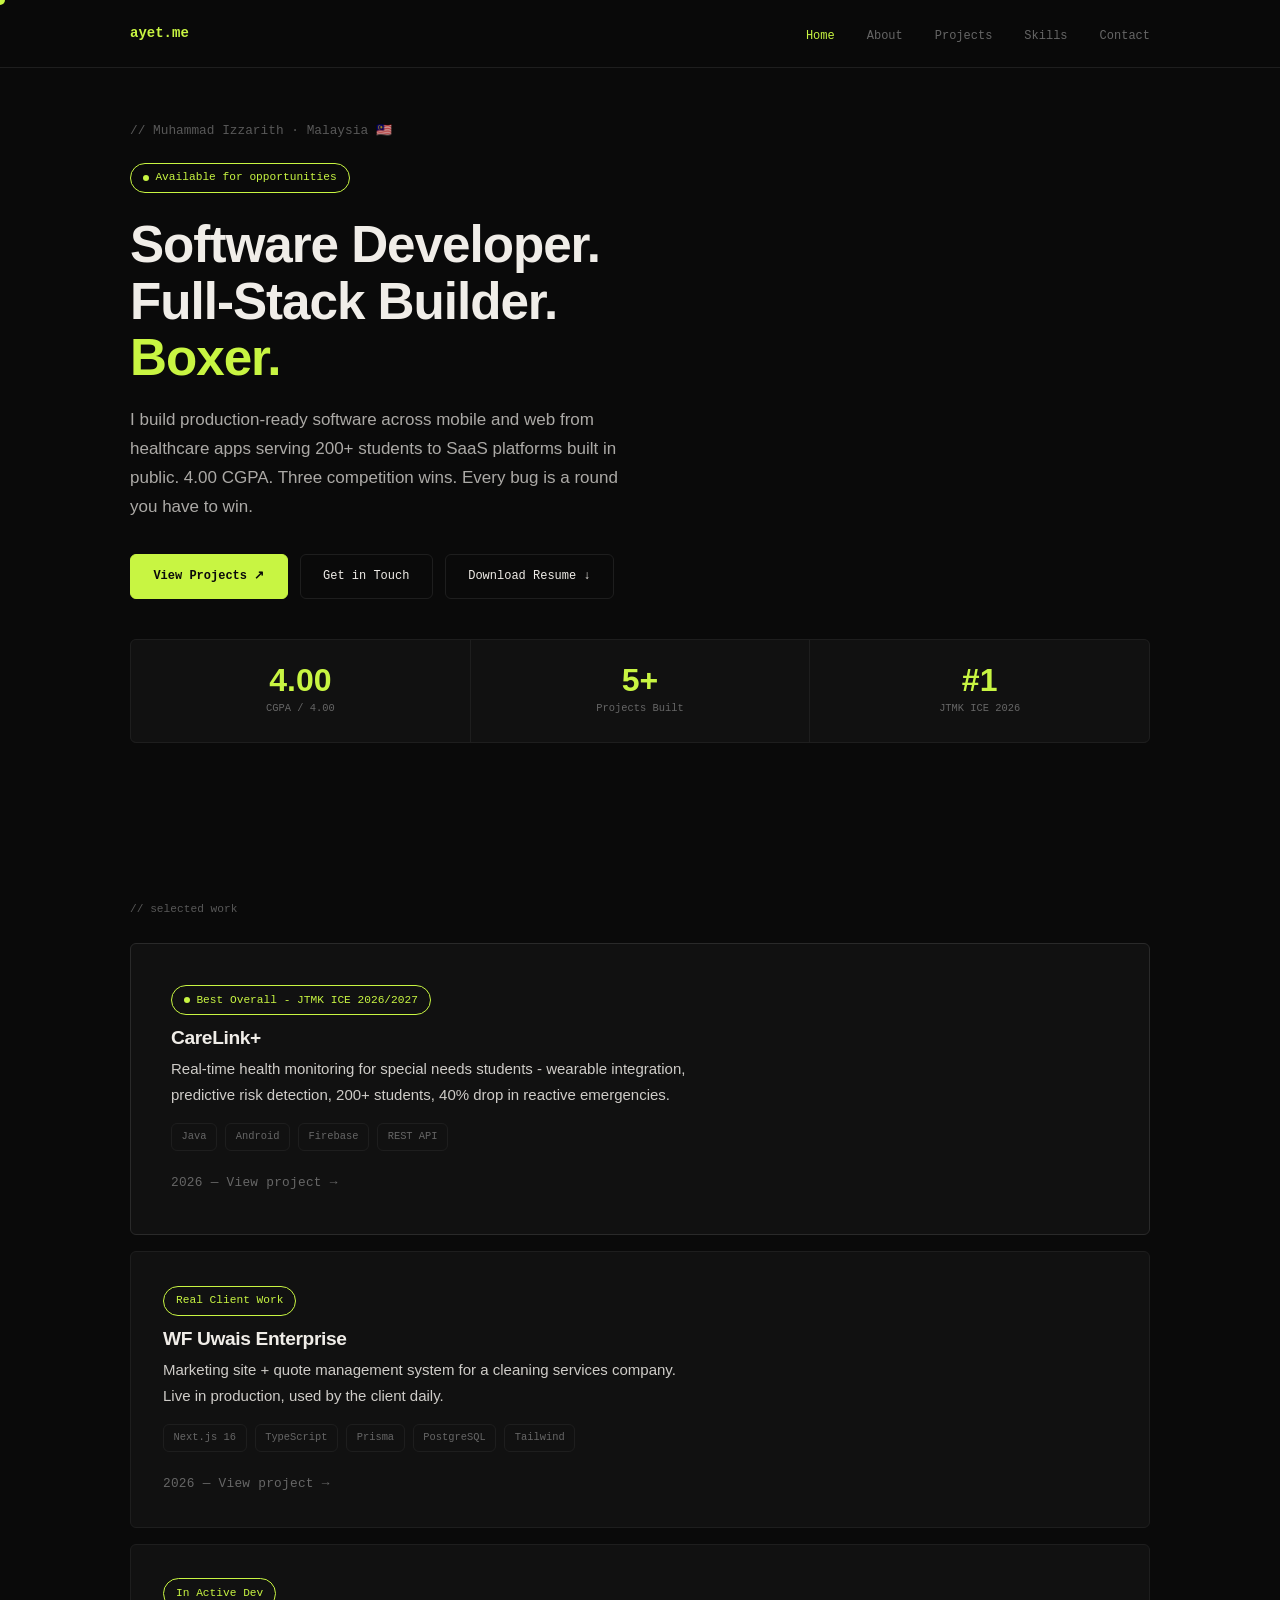
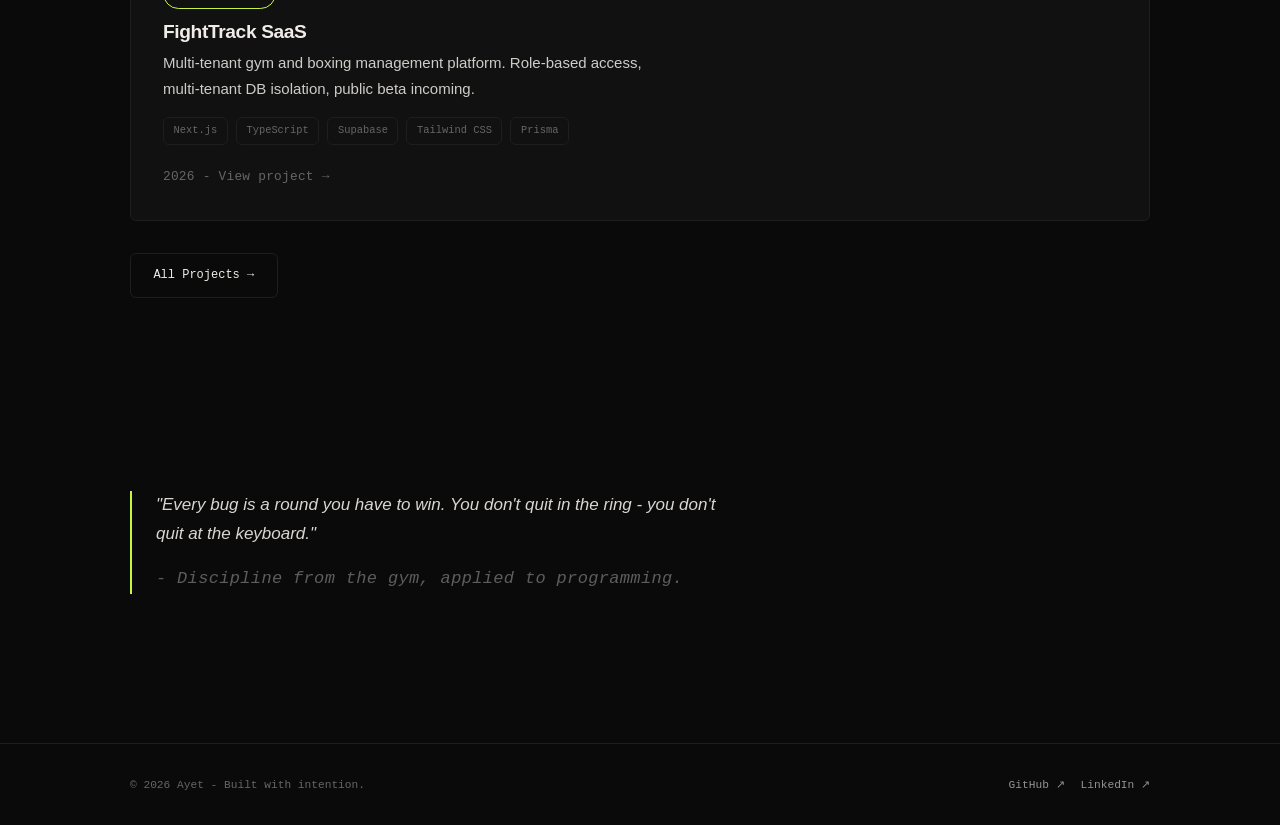
<file: index.html>
<!DOCTYPE html>
<html lang="en">
<head>
  <meta charset="UTF-8" />
  <meta name="viewport" content="width=device-width, initial-scale=1.0" />
  <meta name="description" content="Muhammad Izzarith - Junior Software Developer, Full-Stack Web Developer and Mobile App Builder from Malaysia. 4.00 CGPA, Best Overall Project JTMK ICE 2026." />
  <title>Ayet - Software Developer</title>
  <link rel="icon" href="data:image/svg+xml,<svg xmlns='http://www.w3.org/2000/svg' viewBox='0 0 100 100'><text y='.9em' font-size='90'>⚡</text></svg>" />
  <link rel="stylesheet" href="css/style.css" />
</head>
<body>

  <div class="cursor" id="cursor"></div>

  <!-- NAV -->
  <nav>
    <div class="nav-inner">
      <a href="index.html" class="nav-logo">ayet.me</a>
      <button class="nav-toggle" id="navToggle" aria-label="Toggle menu">
        <span></span><span></span><span></span>
      </button>
      <ul class="nav-links" id="navLinks">
        <li><a href="index.html" class="active">Home</a></li>
        <li><a href="about.html">About</a></li>
        <li><a href="projects.html">Projects</a></li>
        <li><a href="skills.html">Skills</a></li>
        <li><a href="contact.html">Contact</a></li>
      </ul>
    </div>
  </nav>

  <!-- HERO -->
  <section class="hero">
    <div class="container">
      <p class="hero-tagline">// Muhammad Izzarith · Malaysia 🇲🇾</p>
      <div class="pill green mb-3">Available for opportunities</div>
      <h1>
        Software Developer.<br />
        Full-Stack Builder.<br />
        <span class="text-accent">Boxer.</span>
      </h1>
      <p class="hero-sub mt-2">
        I build production-ready software across mobile and web from healthcare apps serving 200+ students to SaaS platforms built in public. 4.00 CGPA. Three competition wins. Every bug is a round you have to win.
      </p>
      <div class="hero-cta">
        <a href="projects.html" class="btn primary">View Projects ↗</a>
        <a href="contact.html" class="btn">Get in Touch</a>
        <a href="/resume.pdf" class="btn" download>Download Resume ↓</a>
      </div>

      <!-- Stats -->
      <div class="stat-row">
        <div class="stat">
          <div class="stat-num">4.00</div>
          <div class="stat-label">CGPA / 4.00</div>
        </div>
        <div class="stat">
          <div class="stat-num">5+</div>
          <div class="stat-label">Projects Built</div>
        </div>
        <div class="stat">
          <div class="stat-num">#1</div>
          <div class="stat-label">JTMK ICE 2026</div>
        </div>
      </div>
    </div>
  </section>

  <!-- SELECTED WORK PREVIEW -->
  <section style="padding-top:0">
    <div class="container">
      <p class="section-label">// selected work</p>
      <div style="display:grid; gap:1rem;">

        <a href="projects.html" class="project-card featured" style="display:block;">
          <div class="project-header">
            <div>
              <span class="pill green" style="margin-bottom:0.75rem; display:inline-flex;">Best Overall - JTMK ICE 2026/2027</span>
              <h3>CareLink+</h3>
              <p class="project-desc mt-1">Real-time health monitoring for special needs students - wearable integration, predictive risk detection, 200+ students, 40% drop in reactive emergencies.</p>
            </div>
          </div>
          <div class="project-meta">
            <span class="tag">Java</span><span class="tag">Android</span>
            <span class="tag">Firebase</span><span class="tag">REST API</span>
          </div>
          <span class="mono text-muted">2026 — View project →</span>
        </a>

        <a href="projects.html" class="project-card" style="display:block;">
          <div class="project-header">
            <div>
              <span class="pill" style="margin-bottom:0.75rem; display:inline-flex; border-color:var(--accent); color:var(--accent);">Real Client Work</span>
              <h3>WF Uwais Enterprise</h3>
              <p class="project-desc mt-1">Marketing site + quote management system for a cleaning services company. Live in production, used by the client daily.</p>
            </div>
          </div>
        <div class="project-meta">
          <span class="tag">Next.js 16</span><span class="tag">TypeScript</span>
          <span class="tag">Prisma</span><span class="tag">PostgreSQL</span><span class="tag">Tailwind</span>
        </div>
          <span class="mono text-muted">2026 — View project →</span>
        </a>
        
        <a href="projects.html" class="project-card" style="display:block;">
          <div class="project-header">
            <div>
              <span class="pill" style="margin-bottom:0.75rem; display:inline-flex; border-color:#C8F542; color:#C8F542;">In Active Dev</span>
              <h3>FightTrack SaaS</h3>
              <p class="project-desc mt-1">Multi-tenant gym and boxing management platform. Role-based access, multi-tenant DB isolation, public beta incoming.</p>
            </div>
          </div>
          <div class="project-meta">
            <span class="tag">Next.js</span><span class="tag">TypeScript</span>
            <span class="tag">Supabase</span><span class="tag">Tailwind CSS</span><span class="tag">Prisma</span>
          </div>
          <span class="mono text-muted">2026 - View project →</span>
        </a>

      </div>

      <div class="mt-4">
        <a href="projects.html" class="btn">All Projects →</a>
      </div>
    </div>
  </section>

  <!-- BOXING QUOTE -->
  <section>
    <div class="container">
      <div class="boxing-block">
        <p>"Every bug is a round you have to win. You don't quit in the ring - you don't quit at the keyboard."</p>
        <p class="mono text-muted mt-2">- Discipline from the gym, applied to programming.</p>
      </div>
    </div>
  </section>

  <!-- FOOTER -->
  <footer>
    <div class="container">
      <div class="footer-inner">
        <span class="footer-copy">© 2026 Ayet - Built with intention.</span>
        <div style="display:flex; gap:1rem; flex-wrap:wrap;">
          <a href="https://github.com/izzxrith" class="footer-copy" style="color:var(--text); opacity:0.6;" target="_blank" rel="noopener">GitHub ↗</a>
          <a href="https://linkedin.com/in/muhammad-izzarith" class="footer-copy" style="color:var(--text); opacity:0.6;" target="_blank" rel="noopener">LinkedIn ↗</a>
        </div>
      </div>
    </div>
  </footer>

  <script src="js/main.js"></script>
</body>
</html>
</file>
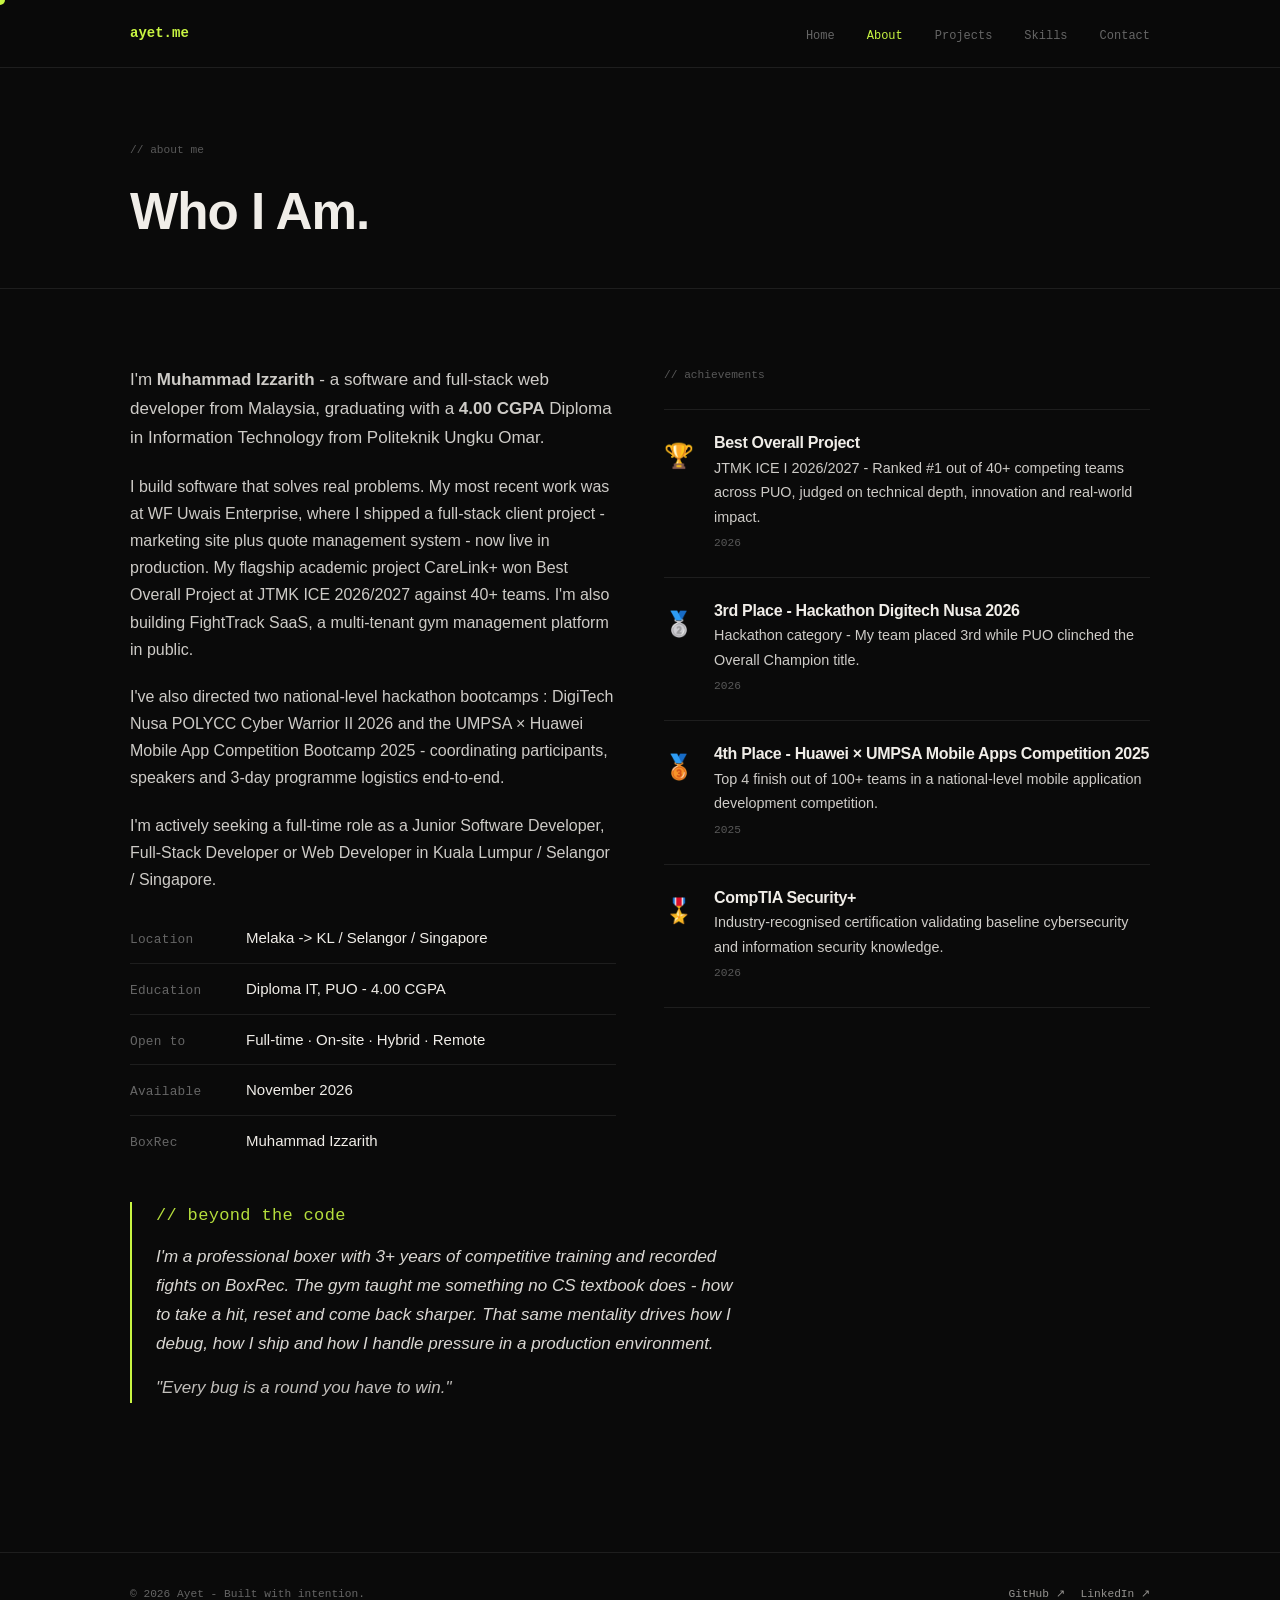
<file: about.html>
<!DOCTYPE html>
<html lang="en">
<head>
  <meta charset="UTF-8" />
  <meta name="viewport" content="width=device-width, initial-scale=1.0" />
  <meta name="description" content="About Muhammad Izzarith - IT graduate, software developer, Programme Director and professional boxer from Malaysia." />
  <title>About - Ayet</title>
  <!-- Icon For Website -->
  <link rel="icon" href="data:image/svg+xml,<svg xmlns='http://www.w3.org/2000/svg' viewBox='0 0 100 100'><text y='.9em' font-size='90'>⚡</text></svg>" />
  <link rel="stylesheet" href="css/style.css" />
</head>
<body>

  <div class="cursor" id="cursor"></div>

  <nav>
    <div class="nav-inner">
      <a href="index.html" class="nav-logo">ayet.me</a>
      <button class="nav-toggle" id="navToggle" aria-label="Toggle menu">
        <span></span><span></span><span></span>
      </button>
      <ul class="nav-links" id="navLinks">
        <li><a href="index.html">Home</a></li>
        <li><a href="about.html" class="active">About</a></li>
        <li><a href="projects.html">Projects</a></li>
        <li><a href="skills.html">Skills</a></li>
        <li><a href="contact.html">Contact</a></li>
      </ul>
    </div>
  </nav>

  <div class="page-header">
    <div class="container">
      <p class="section-label">// about me</p>
      <h1>Who I Am.</h1>
    </div>
  </div>

  <section style="padding-top:0">
    <div class="container">
      <div class="two-col">
        <!-- LEFT: Bio -->
        <div>
          <p style="font-size:1.0625rem; margin-bottom:1.25rem;">
            I'm <strong>Muhammad Izzarith</strong> - a software and full-stack web developer from Malaysia, graduating with a <strong>4.00 CGPA</strong> Diploma in Information Technology from Politeknik Ungku Omar.
          </p>
          <p style="margin-bottom:1.25rem;">
            I build software that solves real problems. My most recent work was at WF Uwais Enterprise, where I shipped a full-stack client project - marketing site plus quote management system - now live in production. 
            My flagship academic project CareLink+ won Best Overall Project at JTMK ICE 2026/2027 against 40+ teams. I'm also building FightTrack SaaS, a multi-tenant gym management platform in public.
          </p>
          <p style="margin-bottom:1.25rem;">
            I've also directed two national-level hackathon bootcamps : DigiTech Nusa POLYCC Cyber Warrior II 2026 and the UMPSA × Huawei Mobile App Competition Bootcamp 2025 - coordinating participants, speakers and 3-day programme logistics end-to-end.
          </p>
          <p>
            I'm actively seeking a full-time role as a Junior Software Developer, Full-Stack Developer or Web Developer in Kuala Lumpur / Selangor / Singapore.
          </p>

          <!-- Quick facts -->
          <div style="margin-top:2rem; display:grid; gap:0.75rem;">
            <div style="display:flex; gap:1rem; align-items:baseline; border-bottom:1px solid var(--border); padding-bottom:0.75rem;">
              <span class="mono text-muted" style="min-width:100px;">Location</span>
              <span style="font-size:0.9375rem;">Melaka -> KL / Selangor / Singapore</span>
            </div>
            <div style="display:flex; gap:1rem; align-items:baseline; border-bottom:1px solid var(--border); padding-bottom:0.75rem;">
              <span class="mono text-muted" style="min-width:100px;">Education</span>
              <span style="font-size:0.9375rem;">Diploma IT, PUO - 4.00 CGPA</span>
            </div>
            <div style="display:flex; gap:1rem; align-items:baseline; border-bottom:1px solid var(--border); padding-bottom:0.75rem;">
              <span class="mono text-muted" style="min-width:100px;">Open to</span>
              <span style="font-size:0.9375rem;">Full-time · On-site · Hybrid · Remote</span>
            </div>
            <div style="display:flex; gap:1rem; align-items:baseline; border-bottom:1px solid var(--border); padding-bottom:0.75rem;">
              <span class="mono text-muted" style="min-width:100px;">Available</span>
              <span style="font-size:0.9375rem;">November 2026</span>
            </div>
            <div style="display:flex; gap:1rem; align-items:baseline;">
              <span class="mono text-muted" style="min-width:100px;">BoxRec</span>
              <span style="font-size:0.9375rem;">Muhammad Izzarith</span>
            </div>
          </div>
        </div>

        <!-- RIGHT: Achievements -->
        <div>
          <p class="section-label">// achievements</p>

          <div class="achievement-card">
            <div class="achievement-icon">🏆</div>
            <div>
              <h3 style="font-size:1rem;">Best Overall Project</h3>
              <p style="font-size:0.9rem; margin-top:0.25rem;">JTMK ICE I 2026/2027 - Ranked #1 out of 40+ competing teams across PUO, judged on technical depth, innovation and real-world impact.</p>
              <p class="achievement-year">2026</p>
            </div>
          </div>

          <div class="achievement-card">
            <div class="achievement-icon">🥈</div>
            <div>
              <h3 style="font-size:1rem;">3rd Place - Hackathon Digitech Nusa 2026</h3>
              <p style="font-size:0.9rem; margin-top:0.25rem;">Hackathon category - My team placed 3rd while PUO clinched the Overall Champion title.</p>
              <p class="achievement-year">2026</p>
            </div>
          </div>

          <div class="achievement-card">
            <div class="achievement-icon">🥉</div>
            <div>
              <h3 style="font-size:1rem;">4th Place - Huawei × UMPSA Mobile Apps Competition 2025</h3>
              <p style="font-size:0.9rem; margin-top:0.25rem;">Top 4 finish out of 100+ teams in a national-level mobile application development competition.</p>
              <p class="achievement-year">2025</p>
            </div>
          </div>

          <div class="achievement-card">
            <div class="achievement-icon">🎖️</div>
            <div>
              <h3 style="font-size:1rem;">CompTIA Security+</h3>
              <p style="font-size:0.9rem; margin-top:0.25rem;">Industry-recognised certification validating baseline cybersecurity and information security knowledge.</p>
              <p class="achievement-year">2026</p>
            </div>
          </div>
          <!--
          <div class="achievement-card">
            <div class="achievement-icon">🎓</div>
            <div>
              <h3 style="font-size:1rem;">Valedictorian — PUO</h3>
              <p style="font-size:0.9rem; margin-top:0.25rem;">Selected as valedictorian of graduating cohort - 4.00 CGPA maintained across all semesters.</p>
              <p class="achievement-year">2026</p>
            </div>
          </div>
          -->
        </div>
      </div>

      <!-- Boxing block -->
      <div class="boxing-block mt-4" style="margin-top:3rem;">
        <p class="mono text-accent" style="font-style:normal; margin-bottom:0.75rem;">// beyond the code</p>
        <p>
          I'm a professional boxer with 3+ years of competitive training and recorded fights on BoxRec. The gym taught me something no CS textbook does - how to take a hit, reset and come back sharper. That same mentality drives how I debug, how I ship and how I handle pressure in a production environment.
        </p>
        <p style="margin-top:1rem; font-style:italic; opacity:0.8;">
          "Every bug is a round you have to win."
        </p>
      </div>
    </div>
  </section>

  <footer>
    <div class="container">
      <div class="footer-inner">
        <span class="footer-copy">© 2026 Ayet - Built with intention.</span>
        <div style="display:flex; gap:1rem;">
          <a href="https://github.com/izzxrith" class="footer-copy" style="color:var(--text);opacity:0.6;" target="_blank" rel="noopener">GitHub ↗</a>
          <a href="https://linkedin.com/in/muhammad-izzarith" class="footer-copy" style="color:var(--text);opacity:0.6;" target="_blank" rel="noopener">LinkedIn ↗</a>
        </div>
      </div>
    </div>
  </footer>

  <script src="js/main.js"></script>
</body>
</html>
</file>
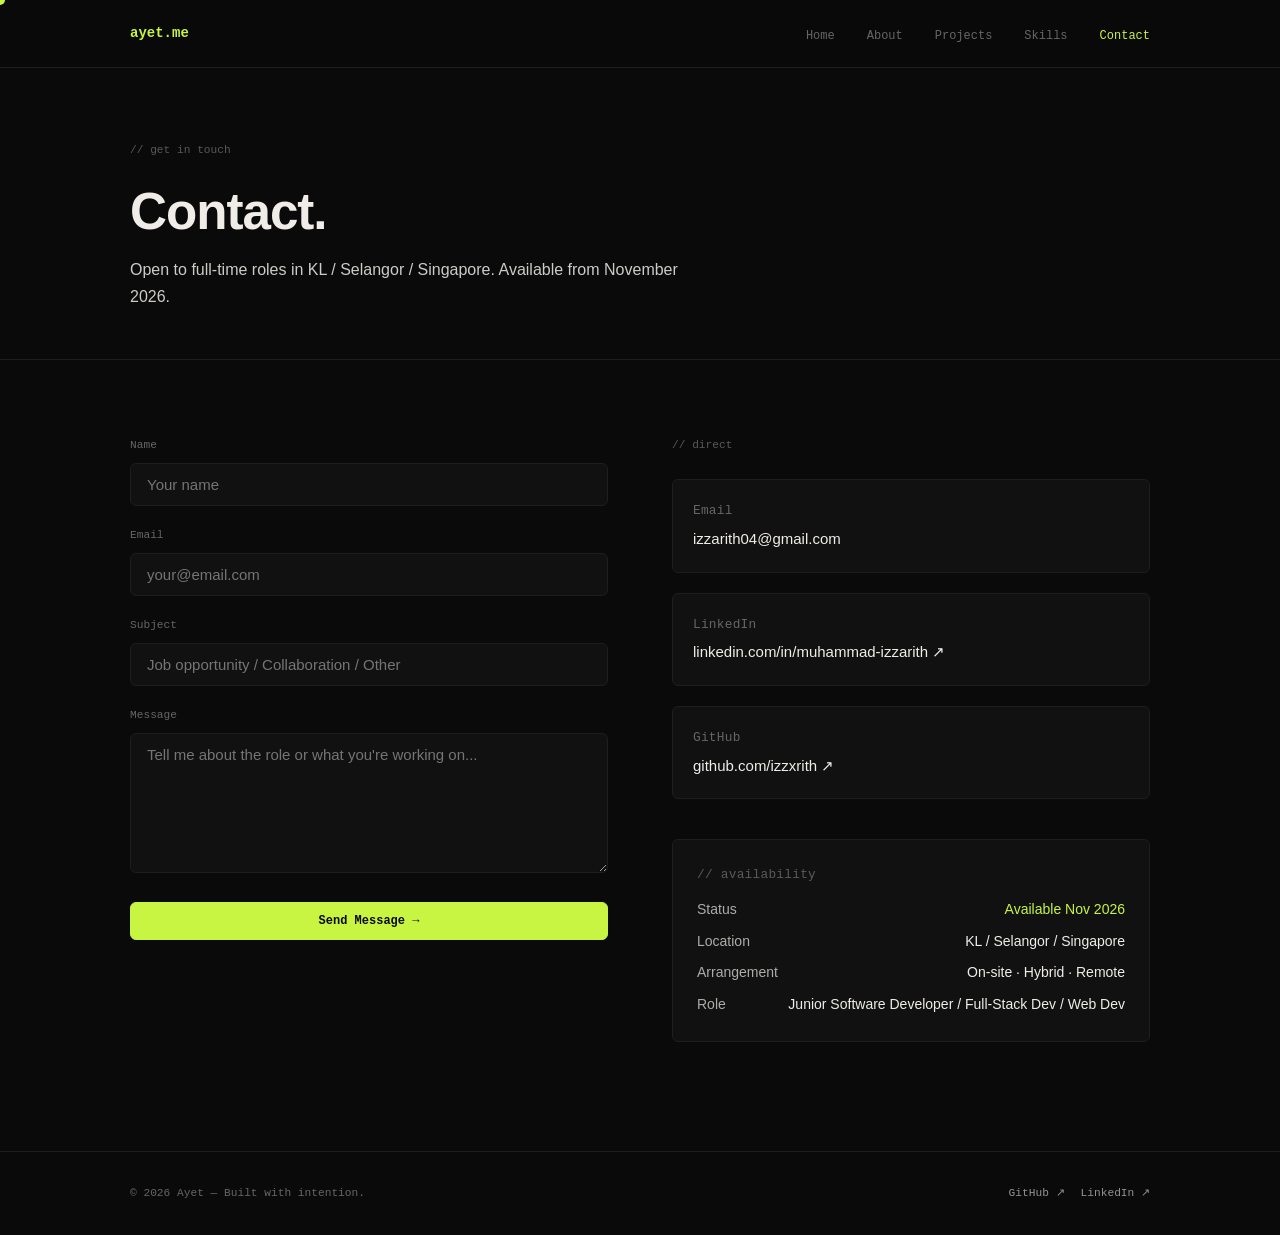
<file: contact.html>
<!DOCTYPE html>
<html lang="en">
<head>
  <meta charset="UTF-8" />
  <meta name="viewport" content="width=device-width, initial-scale=1.0" />
  <meta name="description" content="Contact Muhammad Izzarith - Junior Software Developer available for full-time roles in Kuala Lumpur / Selangor / Singapore." />
  <title>Contact - Ayet</title>
  <link rel="icon" href="data:image/svg+xml,<svg xmlns='http://www.w3.org/2000/svg' viewBox='0 0 100 100'><text y='.9em' font-size='90'>⚡</text></svg>" />
  <link rel="stylesheet" href="css/style.css" />
</head>
<body>

  <div class="cursor" id="cursor"></div>

  <nav>
    <div class="nav-inner">
      <a href="index.html" class="nav-logo">ayet.me</a>
      <button class="nav-toggle" id="navToggle" aria-label="Toggle menu">
        <span></span><span></span><span></span>
      </button>
      <ul class="nav-links" id="navLinks">
        <li><a href="index.html">Home</a></li>
        <li><a href="about.html">About</a></li>
        <li><a href="projects.html">Projects</a></li>
        <li><a href="skills.html">Skills</a></li>
        <li><a href="contact.html" class="active">Contact</a></li>
      </ul>
    </div>
  </nav>

  <div class="page-header">
    <div class="container">
      <p class="section-label">// get in touch</p>
      <h1>Contact.</h1>
      <p class="mt-2">Open to full-time roles in KL / Selangor / Singapore. Available from November 2026.</p>
    </div>
  </div>

  <section style="padding-top:0">
    <div class="container">
      <div class="two-col" style="gap:4rem;">

        <!-- Form -->
        <div>
          <form action="https://formspree.io/f/mwvjlajk" method="POST" id="contactForm">
            <div class="form-group">
              <label class="form-label" for="name">Name</label>
              <input class="form-input" type="text" id="name" name="name" placeholder="Your name" required />
            </div>
            <div class="form-group">
              <label class="form-label" for="email">Email</label>
              <input class="form-input" type="email" id="email" name="email" placeholder="your@email.com" required />
            </div>
            <div class="form-group">
              <label class="form-label" for="subject">Subject</label>
              <input class="form-input" type="text" id="subject" name="subject" placeholder="Job opportunity / Collaboration / Other" />
            </div>
            <div class="form-group">
              <label class="form-label" for="message">Message</label>
              <textarea class="form-textarea" id="message" name="message" placeholder="Tell me about the role or what you're working on..." required></textarea>
            </div>
            <button type="submit" class="btn primary" style="width:100%; justify-content:center;">Send Message →</button>
            <p id="formStatus" class="mono" style="margin-top:1rem; font-size:0.75rem; display:none;"></p>
          </form>
        </div>

        <!-- Direct contact -->
        <div>
          <p class="section-label">// direct</p>

          <div style="display:grid; gap:1.25rem; margin-bottom:2.5rem;">
            <a href="mailto:izzarith04@gmail.com" style="display:flex; flex-direction:column; gap:0.25rem; padding:1.25rem; background:var(--surface); border:1px solid var(--border); border-radius:var(--radius); transition: border-color 0.2s;" onmouseover="this.style.borderColor='var(--accent)'" onmouseout="this.style.borderColor='var(--border)'">
              <span class="mono text-muted">Email</span>
              <span style="font-size:0.9375rem;">izzarith04@gmail.com</span>
            </a>
            <a href="https://linkedin.com/in/muhammad-izzarith" target="_blank" rel="noopener" style="display:flex; flex-direction:column; gap:0.25rem; padding:1.25rem; background:var(--surface); border:1px solid var(--border); border-radius:var(--radius); transition: border-color 0.2s;" onmouseover="this.style.borderColor='var(--accent)'" onmouseout="this.style.borderColor='var(--border)'">
              <span class="mono text-muted">LinkedIn</span>
              <span style="font-size:0.9375rem;">linkedin.com/in/muhammad-izzarith ↗</span>
            </a>
            <a href="https://github.com/izzxrith" target="_blank" rel="noopener" style="display:flex; flex-direction:column; gap:0.25rem; padding:1.25rem; background:var(--surface); border:1px solid var(--border); border-radius:var(--radius); transition: border-color 0.2s;" onmouseover="this.style.borderColor='var(--accent)'" onmouseout="this.style.borderColor='var(--border)'">
              <span class="mono text-muted">GitHub</span>
              <span style="font-size:0.9375rem;">github.com/izzxrith ↗</span>
            </a>
          </div>

          <div style="padding:1.5rem; border:1px solid var(--border); border-radius:var(--radius); background:var(--surface);">
            <p class="mono text-muted" style="margin-bottom:0.75rem;">// availability</p>
            <div style="display:flex; flex-direction:column; gap:0.5rem;">
              <div style="display:flex; justify-content:space-between; font-size:0.875rem;">
                <span style="opacity:0.7;">Status</span>
                <span class="text-accent">Available Nov 2026</span>
              </div>
              <div style="display:flex; justify-content:space-between; font-size:0.875rem;">
                <span style="opacity:0.7;">Location</span>
                <span>KL / Selangor / Singapore</span>
              </div>
              <div style="display:flex; justify-content:space-between; font-size:0.875rem;">
                <span style="opacity:0.7;">Arrangement</span>
                <span>On-site · Hybrid · Remote</span>
              </div>
              <div style="display:flex; justify-content:space-between; font-size:0.875rem;">
                <span style="opacity:0.7;">Role</span>
                <span>Junior Software Developer / Full-Stack Dev / Web Dev</span>
              </div>
            </div>
          </div>
        </div>

      </div>
    </div>
  </section>

  <footer>
    <div class="container">
      <div class="footer-inner">
        <span class="footer-copy">© 2026 Ayet — Built with intention.</span>
        <div style="display:flex; gap:1rem;">
          <a href="https://github.com/izzxrith" class="footer-copy" style="color:var(--text);opacity:0.6;" target="_blank" rel="noopener">GitHub ↗</a>
          <a href="https://linkedin.com/in/muhammad-izzarith" class="footer-copy" style="color:var(--text);opacity:0.6;" target="_blank" rel="noopener">LinkedIn ↗</a>
        </div>
      </div>
    </div>
  </footer>

  <script src="js/main.js"></script>
</body>
</html>
</file>
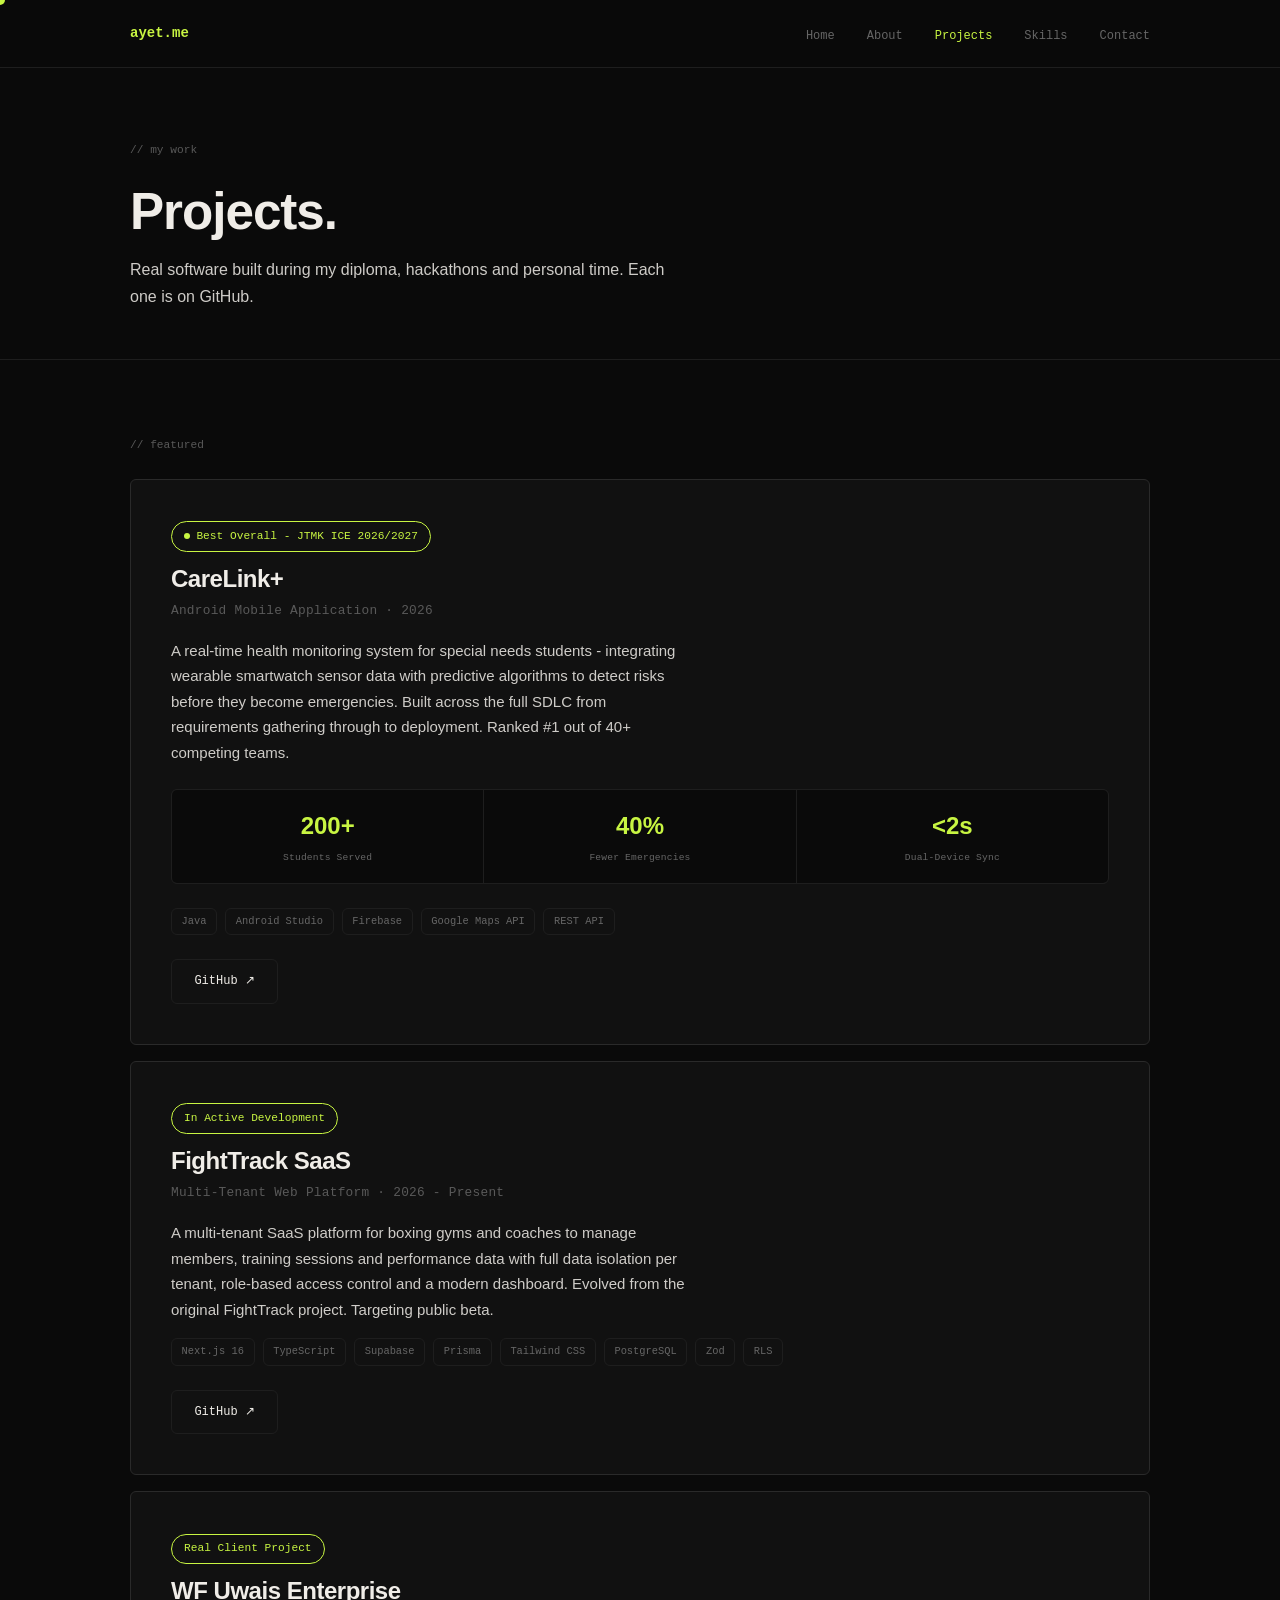
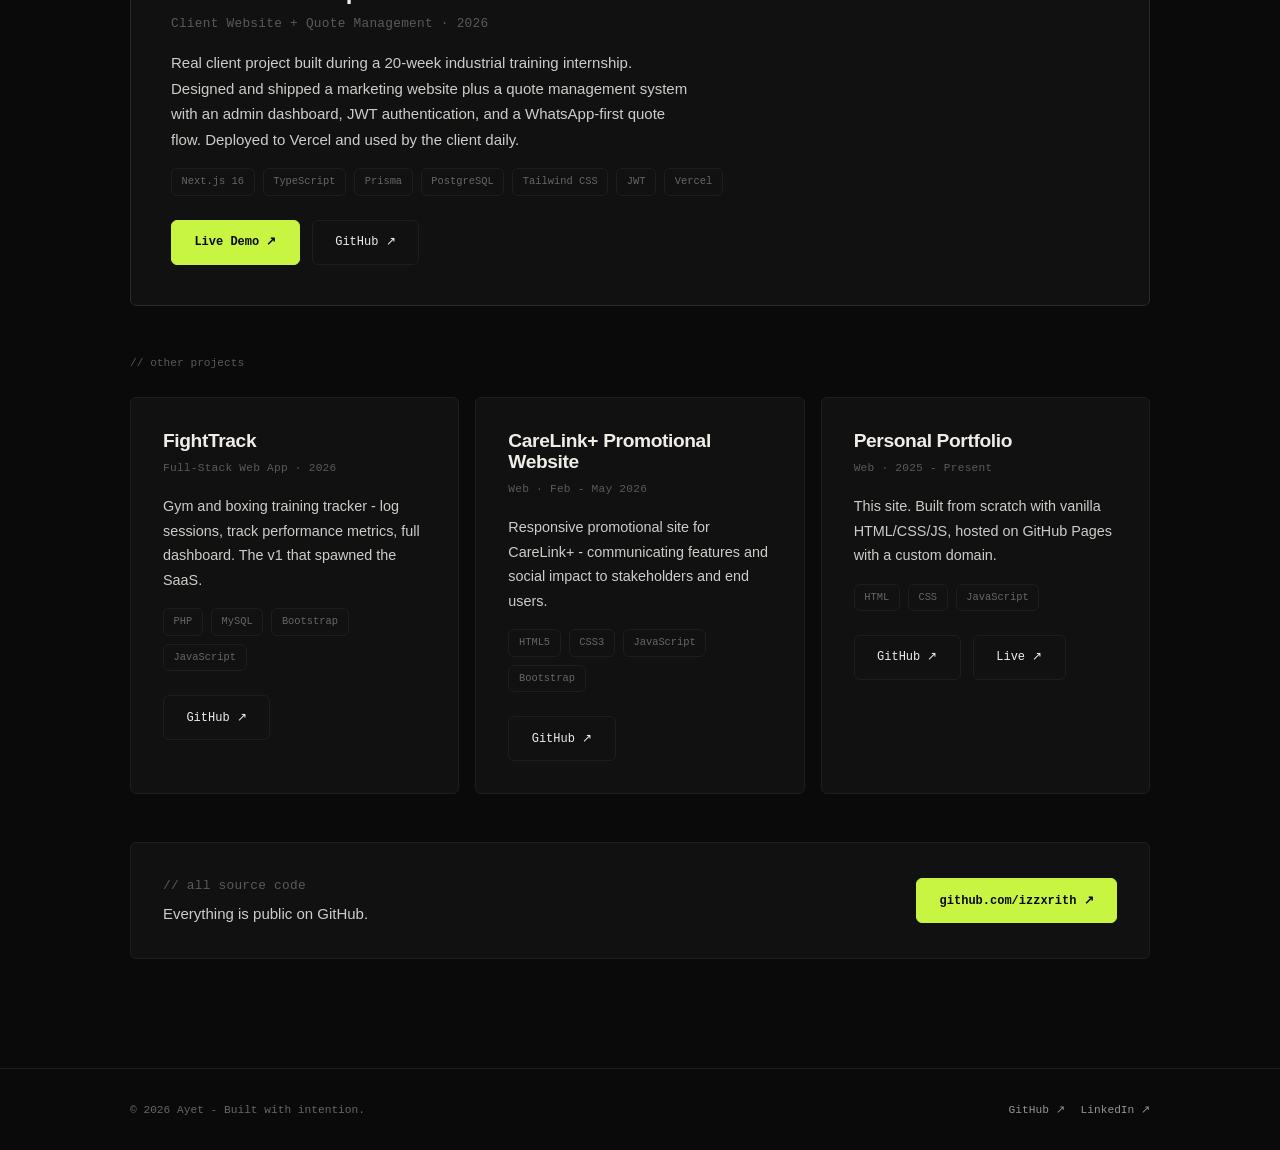
<file: projects.html>
<!DOCTYPE html>
<html lang="en">
<head>
  <meta charset="UTF-8" />
  <meta name="viewport" content="width=device-width, initial-scale=1.0" />
  <meta name="description" content="Projects by Muhammad Izzarith - CareLink+, FightTrack SaaS, FightTrack, portfolio and more." />
  <title>Projects - Ayet</title>
  <link rel="icon" href="data:image/svg+xml,<svg xmlns='http://www.w3.org/2000/svg' viewBox='0 0 100 100'><text y='.9em' font-size='90'>⚡</text></svg>" />
  <link rel="stylesheet" href="css/style.css" />
</head>
<body>

  <div class="cursor" id="cursor"></div>

  <nav>
    <div class="nav-inner">
      <a href="index.html" class="nav-logo">ayet.me</a>
      <button class="nav-toggle" id="navToggle" aria-label="Toggle menu">
        <span></span><span></span><span></span>
      </button>
      <ul class="nav-links" id="navLinks">
        <li><a href="index.html">Home</a></li>
        <li><a href="about.html">About</a></li>
        <li><a href="projects.html" class="active">Projects</a></li>
        <li><a href="skills.html">Skills</a></li>
        <li><a href="contact.html">Contact</a></li>
      </ul>
    </div>
  </nav>

  <div class="page-header">
    <div class="container">
      <p class="section-label">// my work</p>
      <h1>Projects.</h1>
      <p class="mt-2">Real software built during my diploma, hackathons and personal time. Each one is on GitHub.</p>
    </div>
  </div>

  <section style="padding-top:0">
    <div class="container">

      <!-- FEATURED: CareLink+ -->
      <p class="section-label">// featured</p>
      <div style="display:grid; gap:1rem; margin-bottom:3rem;">

        <div class="project-card featured">
          <div class="project-header">
            <div>
              <span class="pill green" style="display:inline-flex; margin-bottom:0.875rem;">Best Overall - JTMK ICE 2026/2027</span>
              <h2 style="font-size:1.5rem;">CareLink+</h2>
              <p class="mono text-muted mt-1">Android Mobile Application · 2026</p>
            </div>
          </div>
          <p class="project-desc mt-2">
            A real-time health monitoring system for special needs students - integrating wearable smartwatch sensor data with predictive algorithms to detect risks before they become emergencies. Built across the full SDLC from requirements gathering through to deployment. Ranked #1 out of 40+ competing teams.
          </p>

          <!-- Metrics -->
          <div style="display:grid; grid-template-columns:repeat(3,1fr); gap:1px; background:var(--border); border:1px solid var(--border); border-radius:var(--radius); margin:1.5rem 0; overflow:hidden;">
            <div style="background:var(--bg); padding:1rem; text-align:center;">
              <div style="font-family:'Syne',sans-serif; font-size:1.5rem; font-weight:700; color:var(--accent);">200+</div>
              <div class="mono text-muted" style="font-size:0.6rem; margin-top:0.2rem;">Students Served</div>
            </div>
            <div style="background:var(--bg); padding:1rem; text-align:center;">
              <div style="font-family:'Syne',sans-serif; font-size:1.5rem; font-weight:700; color:var(--accent);">40%</div>
              <div class="mono text-muted" style="font-size:0.6rem; margin-top:0.2rem;">Fewer Emergencies</div>
            </div>
            <div style="background:var(--bg); padding:1rem; text-align:center;">
              <div style="font-family:'Syne',sans-serif; font-size:1.5rem; font-weight:700; color:var(--accent);">&lt;2s</div>
              <div class="mono text-muted" style="font-size:0.6rem; margin-top:0.2rem;">Dual-Device Sync</div>
            </div>
          </div>

          <div class="project-meta">
            <span class="tag">Java</span><span class="tag">Android Studio</span>
            <span class="tag">Firebase</span><span class="tag">Google Maps API</span>
            <span class="tag">REST API</span>
          </div>
          <div class="project-links">
            <a href="https://github.com/izzxrith/carelinkapps_" class="btn" target="_blank" rel="noopener">GitHub ↗</a>
          </div>
        </div>

        <!-- FEATURED: FightTrack SaaS -->
        <div class="project-card featured">
          <div class="project-header">
            <div>
              <span class="pill" style="display:inline-flex; margin-bottom:0.875rem; border-color:var(--accent); color:var(--accent);">In Active Development</span>
              <h2 style="font-size:1.5rem;">FightTrack SaaS</h2>
              <p class="mono text-muted mt-1">Multi-Tenant Web Platform · 2026 - Present</p>
            </div>
          </div>
          <p class="project-desc mt-2">
            A multi-tenant SaaS platform for boxing gyms and coaches to manage members, training sessions and performance data with full data isolation per tenant, role-based access control and a modern dashboard. Evolved from the original FightTrack project. Targeting public beta.
          </p>
          <div class="project-meta">
            <span class="tag">Next.js 16</span><span class="tag">TypeScript</span>
            <span class="tag">Supabase</span><span class="tag">Prisma</span>
            <span class="tag">Tailwind CSS</span><span class="tag">PostgreSQL</span>
            <span class="tag">Zod</span><span class="tag">RLS</span>
          </div>
          <div class="project-links">
            <a href="https://github.com/izzxrith/fighttrack-saas" class="btn" target="_blank" rel="noopener">GitHub ↗</a>
          </div>
        </div>

        <div class="project-card featured">
          <div class="project-header">
            <div>
              <span class="pill" style="display:inline-flex; margin-bottom:0.875rem; border-color:var(--accent); color:var(--accent);">Real Client Project</span>
              <h2 style="font-size:1.5rem;">WF Uwais Enterprise</h2>
              <p class="mono text-muted mt-1">Client Website + Quote Management · 2026</p>
            </div>
          </div>
              <p class="project-desc mt-2">
              Real client project built during a 20-week industrial training internship. Designed and shipped a marketing website plus a quote management system with an admin dashboard, JWT authentication, and a WhatsApp-first quote flow. Deployed to Vercel and used by the client daily.
              </p>
          <div class="project-meta">
            <span class="tag">Next.js 16</span><span class="tag">TypeScript</span>
            <span class="tag">Prisma</span><span class="tag">PostgreSQL</span>
            <span class="tag">Tailwind CSS</span><span class="tag">JWT</span>
            <span class="tag">Vercel</span>
          </div>
          <div class="project-links">
            <a href="https://wf-uwais-website.vercel.app/" class="btn primary" target="_blank" rel="noopener">Live Demo ↗</a>
            <a href="https://github.com/izzxrith/wf-uwais-website" class="btn" target="_blank" rel="noopener">GitHub ↗</a>
          </div>
        </div>

      </div>

      <!-- SECONDARY PROJECTS -->
      <p class="section-label">// other projects</p>
      <div class="projects-secondary">

        <div class="project-card">
          <h3>FightTrack</h3>
          <p class="mono text-muted mt-1" style="font-size:0.7rem;">Full-Stack Web App · 2026</p>
          <p class="project-desc mt-2" style="font-size:0.9rem;">Gym and boxing training tracker - log sessions, track performance metrics, full dashboard. The v1 that spawned the SaaS.</p>
          <div class="project-meta">
            <span class="tag">PHP</span><span class="tag">MySQL</span>
            <span class="tag">Bootstrap</span><span class="tag">JavaScript</span>
          </div>
          <div class="project-links">
            <a href="https://github.com/izzxrith/FightTrack" class="btn" target="_blank" rel="noopener">GitHub ↗</a>
          </div>
        </div>

        <div class="project-card">
          <h3>CareLink+ Promotional Website</h3>
          <p class="mono text-muted mt-1" style="font-size:0.7rem;">Web · Feb - May 2026</p>
          <p class="project-desc mt-2" style="font-size:0.9rem;">Responsive promotional site for CareLink+ - communicating features and social impact to stakeholders and end users.</p>
          <div class="project-meta">
            <span class="tag">HTML5</span><span class="tag">CSS3</span>
            <span class="tag">JavaScript</span><span class="tag">Bootstrap</span>
          </div>
          <div class="project-links">
            <a href="https://github.com/izzxrith/CareLinkPlus-" class="btn" target="_blank" rel="noopener">GitHub ↗</a>
          </div>
        </div>

        <div class="project-card">
          <h3>Personal Portfolio</h3>
          <p class="mono text-muted mt-1" style="font-size:0.7rem;">Web · 2025 - Present</p>
          <p class="project-desc mt-2" style="font-size:0.9rem;">This site. Built from scratch with vanilla HTML/CSS/JS, hosted on GitHub Pages with a custom domain.</p>
          <div class="project-meta">
            <span class="tag">HTML</span><span class="tag">CSS</span><span class="tag">JavaScript</span>
          </div>
          <div class="project-links">
            <a href="https://github.com/izzxrith/izzxrith.github.io" class="btn" target="_blank" rel="noopener">GitHub ↗</a>
            <a href="https://ayet.me" class="btn">Live ↗</a>
          </div>
        </div>

      </div>

      <!-- GitHub CTA -->
      <div style="margin-top:3rem; padding:2rem; background:var(--surface); border:1px solid var(--border); border-radius:var(--radius); display:flex; align-items:center; justify-content:space-between; flex-wrap:wrap; gap:1rem;">
        <div>
          <p class="mono text-muted" style="margin-bottom:0.25rem;">// all source code</p>
          <p style="font-size:0.9375rem; margin:0;">Everything is public on GitHub.</p>
        </div>
        <a href="https://github.com/izzxrith" class="btn primary" target="_blank" rel="noopener">github.com/izzxrith ↗</a>
      </div>

    </div>
  </section>

  <footer>
    <div class="container">
      <div class="footer-inner">
        <span class="footer-copy">© 2026 Ayet - Built with intention.</span>
        <div style="display:flex; gap:1rem;">
          <a href="https://github.com/izzxrith" class="footer-copy" style="color:var(--text);opacity:0.6;" target="_blank" rel="noopener">GitHub ↗</a>
          <a href="https://linkedin.com/in/muhammad-izzarith" class="footer-copy" style="color:var(--text);opacity:0.6;" target="_blank" rel="noopener">LinkedIn ↗</a>
        </div>
      </div>
    </div>
  </footer>

  <script src="js/main.js"></script>
</body>
</html>
</file>
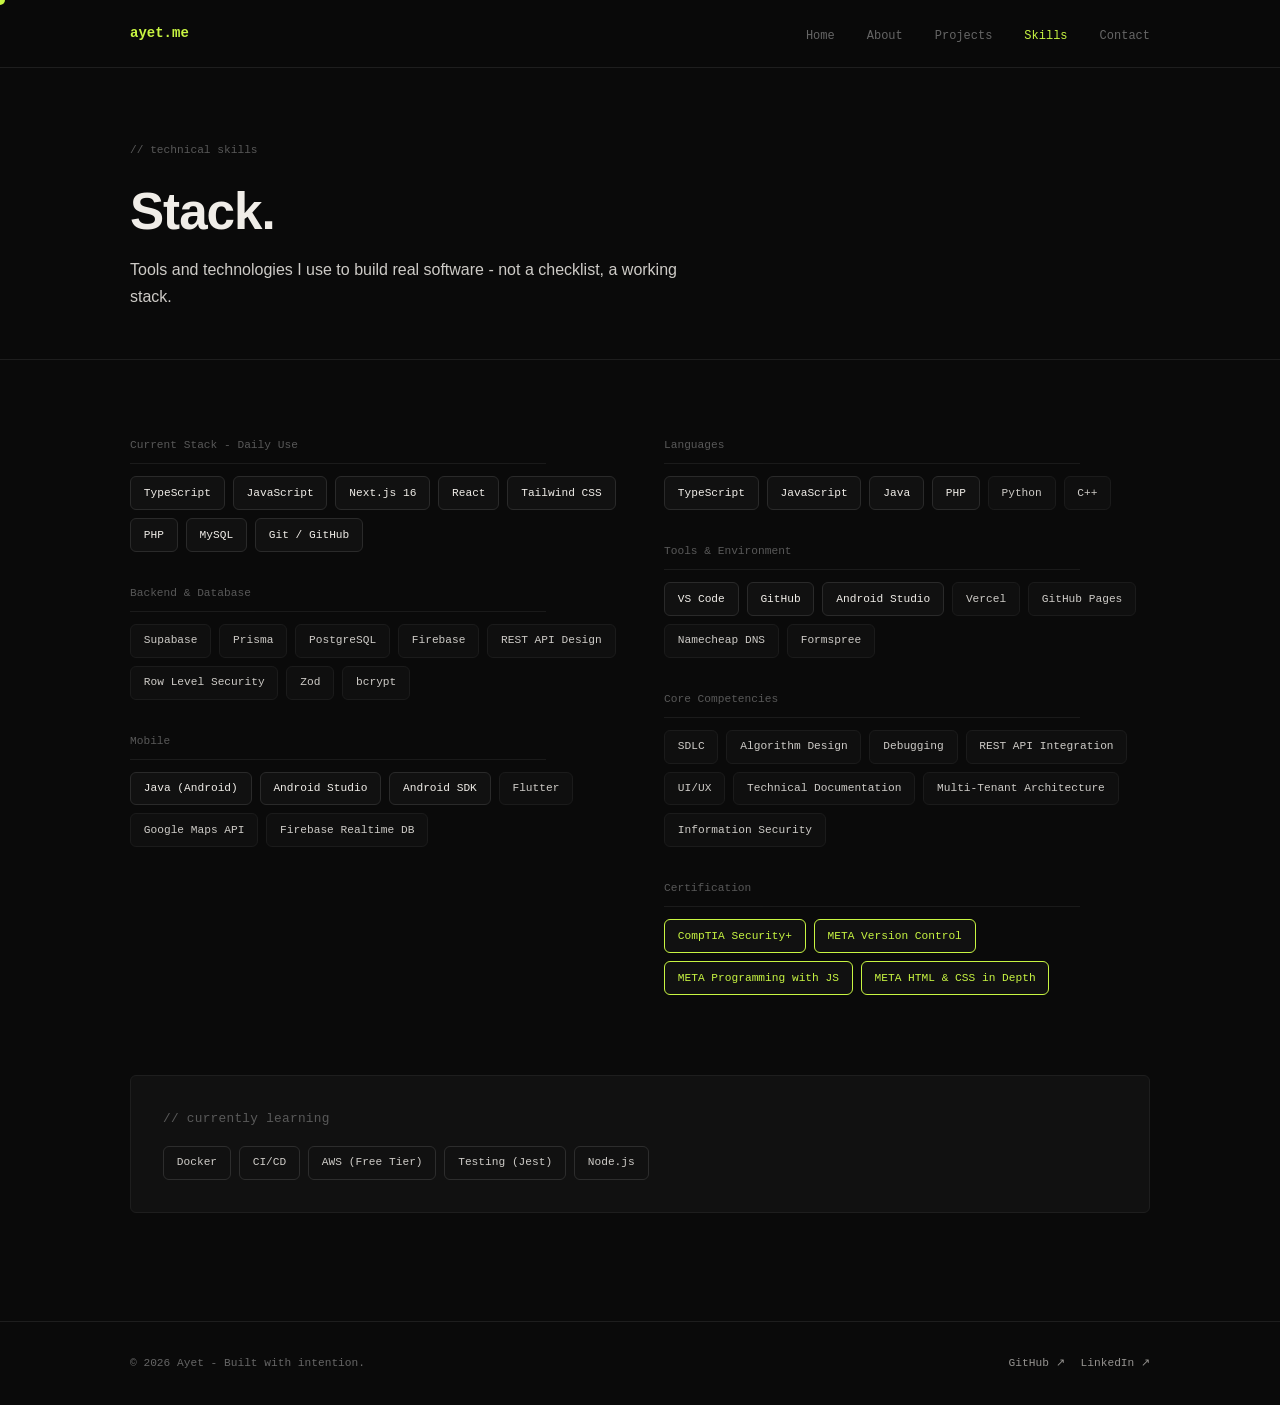
<file: skills.html>
<!DOCTYPE html>
<html lang="en">
<head>
  <meta charset="UTF-8" />
  <meta name="viewport" content="width=device-width, initial-scale=1.0" />
  <meta name="description" content="Technical skills of Muhammad Izzarith - TypeScript, Next.js, React, PHP, Java, Android, MySQL, Firebase and more." />
  <title>Skills - Ayet</title>
  <link rel="icon" href="data:image/svg+xml,<svg xmlns='http://www.w3.org/2000/svg' viewBox='0 0 100 100'><text y='.9em' font-size='90'>⚡</text></svg>" />
  <link rel="stylesheet" href="css/style.css" />
</head>
<body>

  <div class="cursor" id="cursor"></div>

  <nav>
    <div class="nav-inner">
      <a href="index.html" class="nav-logo">ayet.me</a>
      <button class="nav-toggle" id="navToggle" aria-label="Toggle menu">
        <span></span><span></span><span></span>
      </button>
      <ul class="nav-links" id="navLinks">
        <li><a href="index.html">Home</a></li>
        <li><a href="about.html">About</a></li>
        <li><a href="projects.html">Projects</a></li>
        <li><a href="skills.html" class="active">Skills</a></li>
        <li><a href="contact.html">Contact</a></li>
      </ul>
    </div>
  </nav>

  <div class="page-header">
    <div class="container">
      <p class="section-label">// technical skills</p>
      <h1>Stack.</h1>
      <p class="mt-2">Tools and technologies I use to build real software - not a checklist, a working stack.</p>
    </div>
  </div>

  <section style="padding-top:0">
    <div class="container">
      <div class="two-col">

        <!-- LEFT -->
        <div>
          <div class="skill-group">
            <p class="skill-group-label">Current Stack - Daily Use</p>
            <div class="skill-tags">
              <span class="skill-tag primary">TypeScript</span>
              <span class="skill-tag primary">JavaScript</span>
              <span class="skill-tag primary">Next.js 16</span>
              <span class="skill-tag primary">React</span>
              <span class="skill-tag primary">Tailwind CSS</span>
              <span class="skill-tag primary">PHP</span>
              <span class="skill-tag primary">MySQL</span>
              <span class="skill-tag primary">Git / GitHub</span>
            </div>
          </div>

          <div class="skill-group">
            <p class="skill-group-label">Backend & Database</p>
            <div class="skill-tags">
              <span class="skill-tag">Supabase</span>
              <span class="skill-tag">Prisma</span>
              <span class="skill-tag">PostgreSQL</span>
              <span class="skill-tag">Firebase</span>
              <span class="skill-tag">REST API Design</span>
              <span class="skill-tag">Row Level Security</span>
              <span class="skill-tag">Zod</span>
              <span class="skill-tag">bcrypt</span>
            </div>
          </div>

          <div class="skill-group">
            <p class="skill-group-label">Mobile</p>
            <div class="skill-tags">
              <span class="skill-tag primary">Java (Android)</span>
              <span class="skill-tag primary">Android Studio</span>
              <span class="skill-tag primary">Android SDK</span>
              <span class="skill-tag">Flutter</span>
              <span class="skill-tag">Google Maps API</span>
              <span class="skill-tag">Firebase Realtime DB</span>
            </div>
          </div>
        </div>

        <!-- RIGHT -->
        <div>
          <div class="skill-group">
            <p class="skill-group-label">Languages</p>
            <div class="skill-tags">
              <span class="skill-tag primary">TypeScript</span>
              <span class="skill-tag primary">JavaScript</span>
              <span class="skill-tag primary">Java</span>
              <span class="skill-tag primary">PHP</span>
              <span class="skill-tag">Python</span>
              <span class="skill-tag">C++</span>
            </div>
          </div>

          <div class="skill-group">
            <p class="skill-group-label">Tools & Environment</p>
            <div class="skill-tags">
              <span class="skill-tag primary">VS Code</span>
              <span class="skill-tag primary">GitHub</span>
              <span class="skill-tag primary">Android Studio</span>
              <span class="skill-tag">Vercel</span>
              <span class="skill-tag">GitHub Pages</span>
              <span class="skill-tag">Namecheap DNS</span>
              <span class="skill-tag">Formspree</span>
            </div>
          </div>

          <div class="skill-group">
            <p class="skill-group-label">Core Competencies</p>
            <div class="skill-tags">
              <span class="skill-tag">SDLC</span>
              <span class="skill-tag">Algorithm Design</span>
              <span class="skill-tag">Debugging</span>
              <span class="skill-tag">REST API Integration</span>
              <span class="skill-tag">UI/UX</span>
              <span class="skill-tag">Technical Documentation</span>
              <span class="skill-tag">Multi-Tenant Architecture</span>
              <span class="skill-tag">Information Security</span>
            </div>
          </div>

          <div class="skill-group">
            <p class="skill-group-label">Certification</p>
            <div class="skill-tags">
              <span class="skill-tag primary" style="border-color:var(--accent); color:var(--accent);">CompTIA Security+</span>
              <span class="skill-tag primary" style="border-color:var(--accent); color:var(--accent);">META Version Control</span>
              <span class="skill-tag primary" style="border-color:var(--accent); color:var(--accent);">META Programming with JS</span>
              <span class="skill-tag primary" style="border-color:var(--accent); color:var(--accent);">META HTML & CSS in Depth</span>
            </div>
          </div>
        </div>

      </div>

      <!-- Currently learning -->
      <div style="margin-top:3rem; padding:2rem; background:var(--surface); border:1px solid var(--border); border-radius:var(--radius);">
        <p class="mono text-muted" style="margin-bottom:1rem;">// currently learning</p>
        <div style="display:flex; flex-wrap:wrap; gap:0.5rem;">
          <span class="skill-tag" style="border-color:#333;">Docker</span>
          <span class="skill-tag" style="border-color:#333;">CI/CD</span>
          <span class="skill-tag" style="border-color:#333;">AWS (Free Tier)</span>
          <span class="skill-tag" style="border-color:#333;">Testing (Jest)</span>
          <span class="skill-tag" style="border-color:#333;">Node.js</span>
        </div>
      </div>

    </div>
  </section>

  <footer>
    <div class="container">
      <div class="footer-inner">
        <span class="footer-copy">© 2026 Ayet - Built with intention.</span>
        <div style="display:flex; gap:1rem;">
          <a href="https://github.com/izzxrith" class="footer-copy" style="color:var(--text);opacity:0.6;" target="_blank" rel="noopener">GitHub ↗</a>
          <a href="https://linkedin.com/in/muhammad-izzarith" class="footer-copy" style="color:var(--text);opacity:0.6;" target="_blank" rel="noopener">LinkedIn ↗</a>
        </div>
      </div>
    </div>
  </footer>

  <script src="js/main.js"></script>
</body>
</html>
</file>
<file: css/style.css>
/* ============================================================
   AYET.ME — Design System v2
   Fonts: Syne (headings) + Space Mono (labels) via Google Fonts
   ============================================================ */

/* --- Tokens --- */
:root {
  --bg:          #0A0A0A;
  --surface:     #111111;
  --border:      #1E1E1E;
  --text:        #F0EDE8;
  --muted:       #666666;
  --accent:      #C8F542;
  --accent-dim:  #8FAF2A;
  --radius:      6px;
  --max:         1100px;
  --gap:         clamp(2rem, 6vw, 5rem);
}

/* --- Reset --- */
*, *::before, *::after { box-sizing: border-box; margin: 0; padding: 0; }
html { scroll-behavior: smooth; }
body {
  background: var(--bg);
  color: var(--text);
  font-family: -apple-system, BlinkMacSystemFont, 'Segoe UI', sans-serif;
  font-size: 1rem;
  line-height: 1.7;
  cursor: none;
  overflow-x: hidden;
}
img { max-width: 100%; display: block; }
a { color: inherit; text-decoration: none; }

/* --- Custom Cursor --- */
.cursor {
  position: fixed;
  width: 10px; height: 10px;
  background: var(--accent);
  border-radius: 50%;
  pointer-events: none;
  z-index: 9999;
  transform: translate(-50%, -50%);
  transition: width 0.2s ease, height 0.2s ease, opacity 0.2s ease;
  will-change: transform;
}
.cursor.hover { width: 36px; height: 36px; opacity: 0.4; }
@media (hover: none) { .cursor { display: none; } body { cursor: auto; } }
@media (prefers-reduced-motion: reduce) { .cursor { transition: none; } }

/* --- Typography --- */
@import url('https://fonts.googleapis.com/css2?family=Syne:wght@700&family=Space+Mono:wght@400;700&display=swap');

h1, h2, h3 {
  font-family: 'Syne', sans-serif;
  font-weight: 700;
  line-height: 1.1;
  letter-spacing: -0.02em;
}
h1 { font-size: clamp(2rem, 4vw, 3.25rem); }
h2 { font-size: clamp(1.5rem, 2.5vw, 2rem); }
h3 { font-size: clamp(1.1rem, 1.5vw, 1.25rem); }

.mono {
  font-family: 'Space Mono', monospace;
  font-size: 0.8rem;
  letter-spacing: 0.02em;
}

p { max-width: 62ch; color: var(--text); opacity: 0.85; }

/* --- Layout --- */
.container {
  width: 100%;
  max-width: var(--max);
  margin: 0 auto;
  padding: 0 clamp(1.25rem, 4vw, 2.5rem);
}

section { padding: var(--gap) 0; }

/* --- Nav --- */
nav {
  position: fixed;
  top: 0; left: 0; right: 0;
  z-index: 100;
  padding: 1.25rem 0;
  background: rgba(10,10,10,0.85);
  backdrop-filter: blur(12px);
  border-bottom: 1px solid var(--border);
}
.nav-inner {
  display: flex;
  align-items: center;
  justify-content: space-between;
  max-width: var(--max);
  margin: 0 auto;
  padding: 0 clamp(1.25rem, 4vw, 2.5rem);
}
.nav-logo {
  font-family: 'Space Mono', monospace;
  font-size: 0.875rem;
  color: var(--accent);
  font-weight: 700;
}
.nav-links {
  display: flex;
  gap: 2rem;
  list-style: none;
}
.nav-links a {
  font-family: 'Space Mono', monospace;
  font-size: 0.75rem;
  color: var(--muted);
  transition: color 0.2s;
}
.nav-links a:hover,
.nav-links a.active { color: var(--text); }
.nav-links a.active { color: var(--accent); }

/* Mobile nav */
.nav-toggle {
  display: none;
  background: none;
  border: none;
  cursor: none;
  padding: 4px;
  flex-direction: column;
  gap: 5px;
}
.nav-toggle span {
  display: block;
  width: 22px; height: 1.5px;
  background: var(--text);
  transition: transform 0.2s, opacity 0.2s;
}
@media (max-width: 640px) {
  .nav-toggle { display: flex; }
  .nav-links {
    display: none;
    position: absolute;
    top: 100%; left: 0; right: 0;
    background: var(--surface);
    border-bottom: 1px solid var(--border);
    flex-direction: column;
    gap: 0;
    padding: 1rem 0;
  }
  .nav-links.open { display: flex; }
  .nav-links li a {
    display: block;
    padding: 0.75rem clamp(1.25rem, 4vw, 2.5rem);
    font-size: 0.875rem;
  }
}

/* --- Pill / Badge --- */
.pill {
  display: inline-flex;
  align-items: center;
  gap: 0.4rem;
  font-family: 'Space Mono', monospace;
  font-size: 0.7rem;
  padding: 0.3rem 0.75rem;
  border-radius: 99px;
  border: 1px solid var(--border);
  color: var(--muted);
}
.pill.green {
  border-color: var(--accent);
  color: var(--accent);
}
.pill.green::before {
  content: '';
  width: 6px; height: 6px;
  border-radius: 50%;
  background: var(--accent);
  animation: pulse 2s infinite;
}
@keyframes pulse {
  0%, 100% { opacity: 1; }
  50% { opacity: 0.3; }
}

/* --- Tag --- */
.tag {
  font-family: 'Space Mono', monospace;
  font-size: 0.65rem;
  padding: 0.25rem 0.6rem;
  border-radius: var(--radius);
  background: var(--surface);
  border: 1px solid var(--border);
  color: var(--muted);
  white-space: nowrap;
}

/* --- Button --- */
.btn {
  display: inline-flex;
  align-items: center;
  gap: 0.5rem;
  font-family: 'Space Mono', monospace;
  font-size: 0.75rem;
  padding: 0.7rem 1.4rem;
  border-radius: var(--radius);
  border: 1px solid var(--border);
  background: transparent;
  color: var(--text);
  cursor: none;
  transition: border-color 0.2s, color 0.2s, background 0.2s;
}
.btn:hover { border-color: var(--accent); color: var(--accent); }
.btn.primary {
  background: var(--accent);
  color: #0A0A0A;
  border-color: var(--accent);
  font-weight: 700;
}
.btn.primary:hover { background: var(--accent-dim); border-color: var(--accent-dim); }
.btn:focus-visible {
  outline: 2px solid var(--accent);
  outline-offset: 3px;
}

/* --- Project card --- */
.project-card {
  background: var(--surface);
  border: 1px solid var(--border);
  border-radius: var(--radius);
  padding: 2rem;
  transition: border-color 0.2s;
}
.project-card:hover { border-color: #333; }

.project-card.featured {
  border-color: #2a2a2a;
  padding: 2.5rem;
}
.project-card.featured:hover { border-color: var(--accent); }

.project-header {
  display: flex;
  align-items: flex-start;
  justify-content: space-between;
  gap: 1rem;
  margin-bottom: 1rem;
  flex-wrap: wrap;
}
.project-meta {
  display: flex;
  gap: 0.5rem;
  flex-wrap: wrap;
  margin: 1rem 0;
}
.project-links {
  display: flex;
  gap: 0.75rem;
  margin-top: 1.5rem;
  flex-wrap: wrap;
}
.project-desc { font-size: 0.9375rem; margin-bottom: 0; }

/* --- Stat --- */
.stat-row {
  display: grid;
  grid-template-columns: repeat(3, 1fr);
  gap: 1px;
  background: var(--border);
  border: 1px solid var(--border);
  border-radius: var(--radius);
  overflow: hidden;
  margin: 2.5rem 0;
}
.stat {
  background: var(--surface);
  padding: 1.5rem;
  text-align: center;
}
.stat-num {
  font-family: 'Syne', sans-serif;
  font-size: clamp(1.5rem, 3vw, 2rem);
  font-weight: 700;
  color: var(--accent);
  line-height: 1;
  margin-bottom: 0.3rem;
}
.stat-label {
  font-family: 'Space Mono', monospace;
  font-size: 0.65rem;
  color: var(--muted);
}

/* --- Achievement card --- */
.achievement-card {
  display: flex;
  gap: 1.25rem;
  padding: 1.5rem 0;
  border-bottom: 1px solid var(--border);
  align-items: flex-start;
}
.achievement-card:first-of-type { border-top: 1px solid var(--border); }
.achievement-icon { font-size: 1.5rem; flex-shrink: 0; margin-top: 2px; }
.achievement-year {
  font-family: 'Space Mono', monospace;
  font-size: 0.7rem;
  color: var(--muted);
  margin-top: 0.3rem;
}

/* --- Skill group --- */
.skill-group { margin-bottom: 2rem; }
.skill-group-label {
  font-family: 'Space Mono', monospace;
  font-size: 0.7rem;
  color: var(--muted);
  margin-bottom: 0.75rem;
  padding-bottom: 0.5rem;
  border-bottom: 1px solid var(--border);
}
.skill-tags { display: flex; flex-wrap: wrap; gap: 0.5rem; }
.skill-tag {
  font-family: 'Space Mono', monospace;
  font-size: 0.7rem;
  padding: 0.4rem 0.8rem;
  border-radius: var(--radius);
  background: var(--surface);
  border: 1px solid var(--border);
  color: var(--text);
  opacity: 0.85;
}
.skill-tag.primary {
  border-color: #2a2a2a;
  color: var(--text);
  opacity: 1;
}

/* --- Section label --- */
.section-label {
  font-family: 'Space Mono', monospace;
  font-size: 0.7rem;
  color: var(--muted);
  margin-bottom: 1.5rem;
}

/* --- Boxing block --- */
.boxing-block {
  border-left: 2px solid var(--accent);
  padding-left: 1.5rem;
  margin: 2.5rem 0;
}
.boxing-block p {
  font-style: italic;
  font-size: 1.0625rem;
  opacity: 0.9;
}

/* --- Footer --- */
footer {
  border-top: 1px solid var(--border);
  padding: 2rem 0;
  margin-top: 2rem;
}
.footer-inner {
  display: flex;
  align-items: center;
  justify-content: space-between;
  flex-wrap: wrap;
  gap: 1rem;
}
.footer-copy {
  font-family: 'Space Mono', monospace;
  font-size: 0.7rem;
  color: var(--muted);
}

/* --- Page header (inner pages) --- */
.page-header {
  padding-top: calc(var(--gap) + 4rem);
  padding-bottom: 3rem;
  border-bottom: 1px solid var(--border);
  margin-bottom: var(--gap);
}

/* --- Form --- */
.form-group { margin-bottom: 1.25rem; }
.form-label {
  display: block;
  font-family: 'Space Mono', monospace;
  font-size: 0.7rem;
  color: var(--muted);
  margin-bottom: 0.5rem;
}
.form-input, .form-textarea {
  width: 100%;
  background: var(--surface);
  border: 1px solid var(--border);
  border-radius: var(--radius);
  color: var(--text);
  font-family: inherit;
  font-size: 0.9375rem;
  padding: 0.75rem 1rem;
  transition: border-color 0.2s;
  outline: none;
}
.form-input:focus, .form-textarea:focus {
  border-color: var(--accent);
}
.form-textarea { resize: vertical; min-height: 140px; }

/* --- Hero --- */
.hero {
  min-height: 100svh;
  display: flex;
  align-items: center;
  padding-top: 5rem;
}
.hero-tagline {
  font-family: 'Space Mono', monospace;
  font-size: 0.8rem;
  color: var(--muted);
  margin-bottom: 1.25rem;
}
.hero h1 { margin-bottom: 1.25rem; }
.hero-sub {
  font-size: 1.0625rem;
  color: var(--text);
  opacity: 0.7;
  margin-bottom: 2rem;
  max-width: 52ch;
}
.hero-cta { display: flex; gap: 0.75rem; flex-wrap: wrap; }

/* --- Two col --- */
.two-col {
  display: grid;
  grid-template-columns: 1fr 1fr;
  gap: 3rem;
  align-items: start;
}
@media (max-width: 768px) {
  .two-col { grid-template-columns: 1fr; gap: 2rem; }
  .stat-row { grid-template-columns: 1fr; }
}

/* --- Projects grid --- */
.projects-secondary {
  display: grid;
  grid-template-columns: repeat(auto-fit, minmax(300px, 1fr));
  gap: 1rem;
  margin-top: 1rem;
}

/* --- Utility --- */
.mt-1 { margin-top: 0.5rem; }
.mt-2 { margin-top: 1rem; }
.mt-3 { margin-top: 1.5rem; }
.mt-4 { margin-top: 2rem; }
.mb-2 { margin-bottom: 1rem; }
.mb-3 { margin-bottom: 1.5rem; }
.mb-4 { margin-bottom: 2rem; }
.text-accent { color: var(--accent); }
.text-muted { color: var(--muted); }

/* --- Reduced motion --- */
@media (prefers-reduced-motion: reduce) {
  *, *::before, *::after { animation-duration: 0.01ms !important; transition-duration: 0.01ms !important; }
}
</file>
